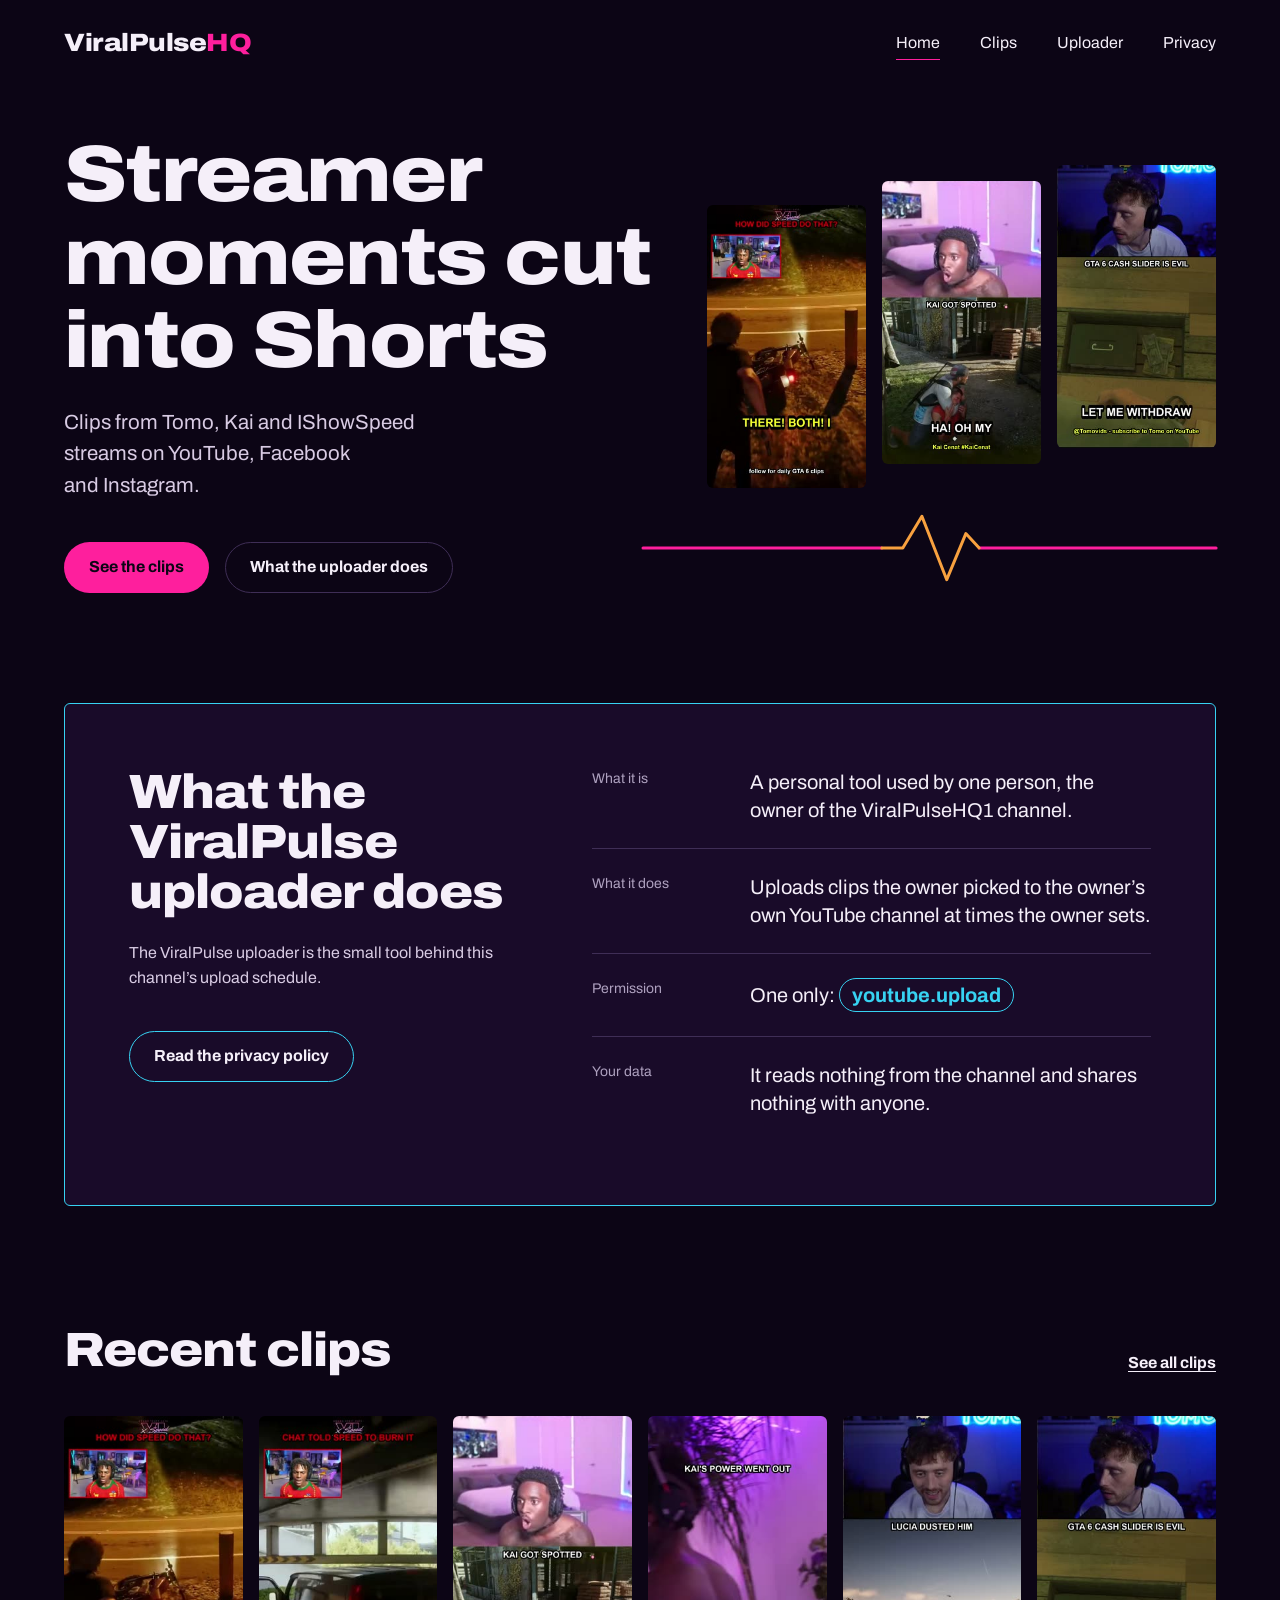
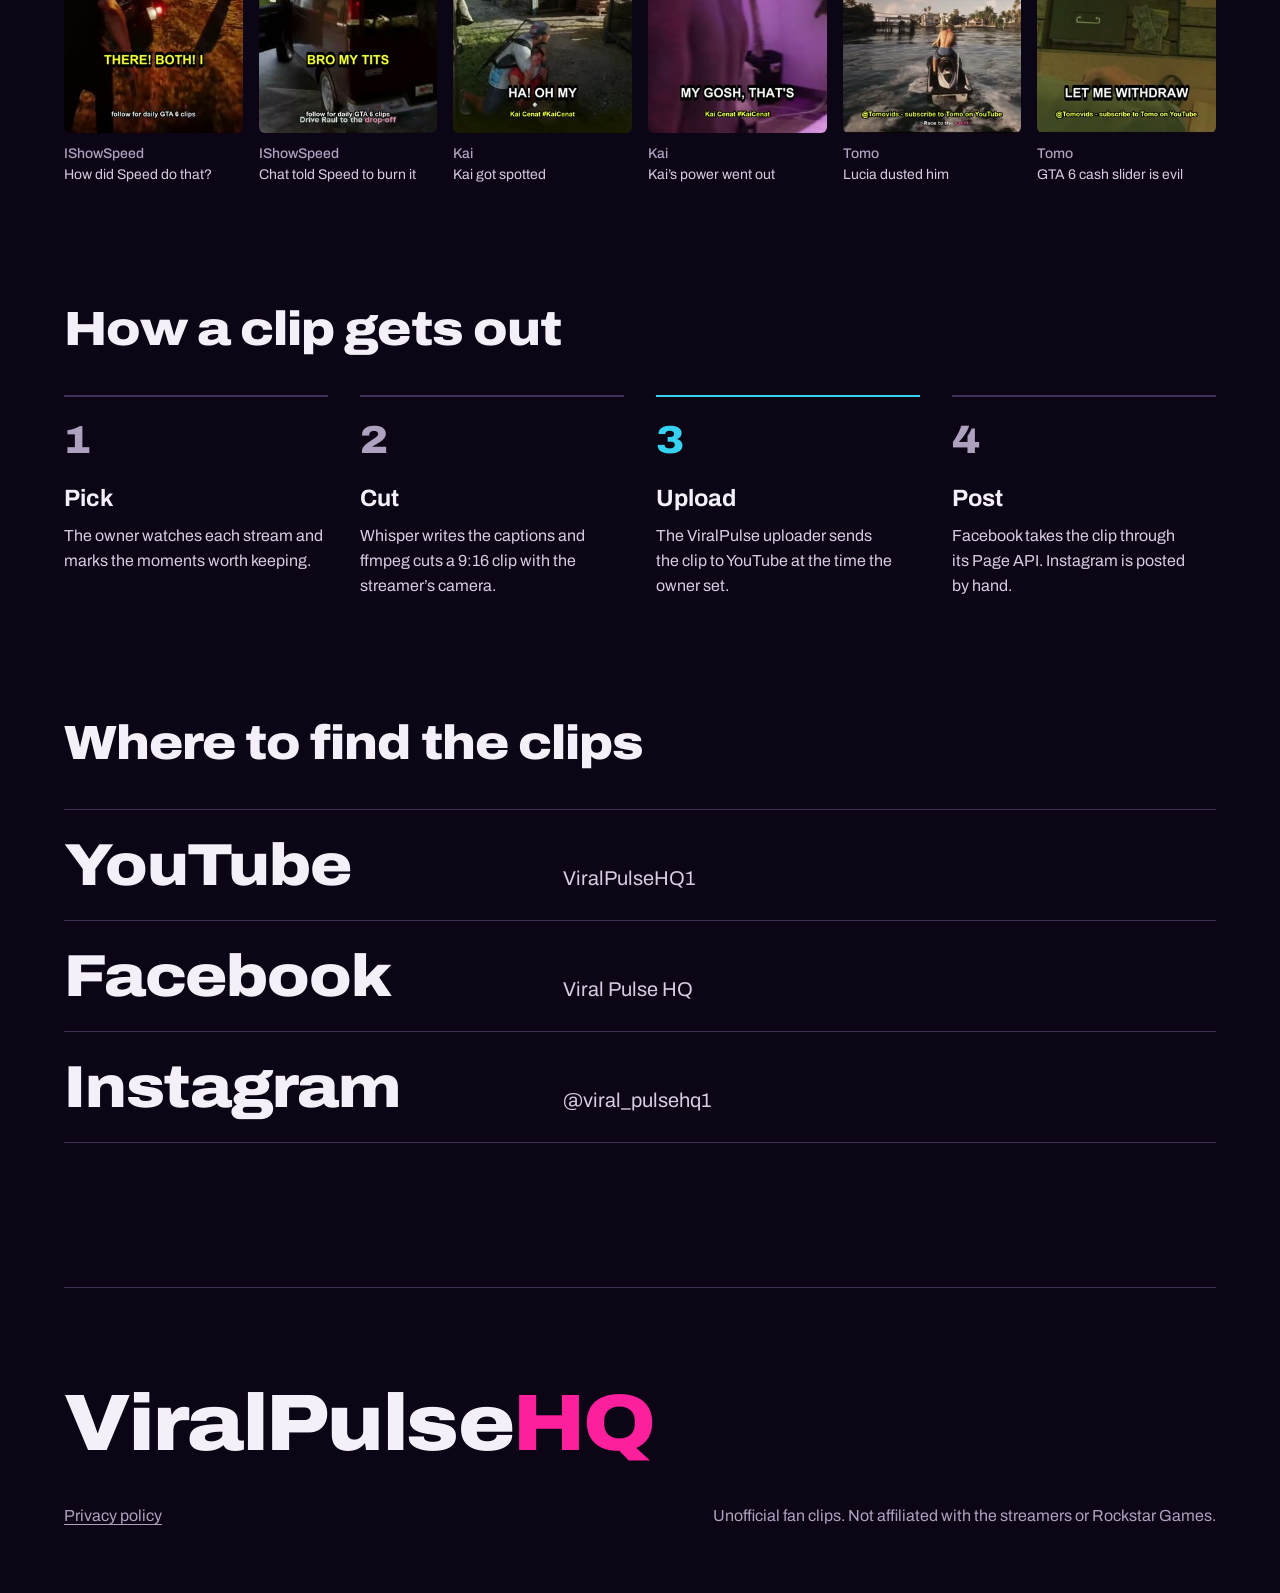
<file: site/index.html>
<!doctype html>
<html lang="en">
<head>
<meta charset="utf-8">
<meta name="viewport" content="width=device-width, initial-scale=1">
<title>ViralPulse HQ</title>
<meta name="description" content="ViralPulse HQ posts short clips of Tomo, Kai and IShowSpeed streams. This page also describes the ViralPulse uploader, the owner’s personal YouTube upload tool.">
<link rel="preconnect" href="https://fonts.googleapis.com">
<link rel="preconnect" href="https://fonts.gstatic.com" crossorigin>
<link rel="stylesheet" href="https://fonts.googleapis.com/css2?family=Archivo:wdth,wght@62..125,100..900&amp;display=swap">
<link rel="icon" href="favicon.png" type="image/png">
<link rel="stylesheet" href="style.css">
</head>
<body>
<div class="container">
  <nav class="nav" aria-label="Main">
    <a class="wordmark" href="/">ViralPulse<b>HQ</b></a>
    <ul>
      <li><a href="/" aria-current="page">Home</a></li>
      <li><a href="/clips.html">Clips</a></li>
      <li><a href="/#uploader">Uploader</a></li>
      <li><a href="/privacy.html">Privacy</a></li>
    </ul>
  </nav>

  <header class="hero">
    <div>
      <h1>Streamer moments cut into Shorts</h1>
      <p class="lede">Clips from Tomo, Kai and IShowSpeed streams on YouTube, Facebook and Instagram.</p>
      <div class="actions">
        <a class="btn btn--primary" href="/clips.html">See the clips</a>
        <a class="btn btn--secondary" href="#uploader">What the uploader does</a>
      </div>
    </div>
    <div class="reel">
      <svg class="pulse" viewBox="0 0 600 100" preserveAspectRatio="none" role="img" aria-label="The ViralPulse heartbeat line, from the logo">
        <path class="flat" pathLength="1" d="M0 50 H250 M352 50 H600"/>
        <path class="beat" pathLength="1" d="M250 50 L272 50 L292 6 L318 94 L338 30 L352 50"/>
      </svg>
      <figure><img class="clip" src="img/speed_3_lucky.jpg" width="270" height="480" alt="Frame from a clip: IShowSpeed pulls off a lucky move in GTA 6"></figure>
      <figure><img class="clip" src="img/kai_2_being_seen.jpg" width="270" height="480" alt="Frame from a clip: Kai gets spotted in GTA 6"></figure>
      <figure><img class="clip" src="img/tomo_4_cash_slider.jpg" width="270" height="480" alt="Frame from a clip: Tomo reacts to the GTA 6 cash slider"></figure>
    </div>
  </header>

  <section class="facts" id="uploader" aria-labelledby="uploader-title">
    <div class="panel">
      <div>
        <h2 id="uploader-title">What the ViralPulse uploader does</h2>
        <p>The ViralPulse uploader is the small tool behind this channel’s upload schedule.</p>
        <a class="btn btn--secondary" href="/privacy.html">Read the privacy policy</a>
      </div>
      <dl>
        <div><dt>What it is</dt><dd>A personal tool used by one person, the owner of the ViralPulseHQ1 channel.</dd></div>
        <div><dt>What it does</dt><dd>Uploads clips the owner picked to the owner’s own YouTube channel at times the owner sets.</dd></div>
        <div><dt>Permission</dt><dd>One only: <span class="scope">youtube.upload</span></dd></div>
        <div><dt>Your data</dt><dd>It reads nothing from the channel and shares nothing with anyone.</dd></div>
      </dl>
    </div>
  </section>

  <section aria-labelledby="clips-title">
    <div class="head">
      <h2 id="clips-title">Recent clips</h2>
      <a class="link" href="/clips.html">See all clips</a>
    </div>
    <ul class="grid">
      <li><figure><img class="clip" src="img/speed_3_lucky.jpg" width="270" height="480" alt="" loading="lazy"><figcaption><b>IShowSpeed</b>How did Speed do that?</figcaption></figure></li>
      <li><figure><img class="clip" src="img/speed_4_burn_car.jpg" width="270" height="480" alt="" loading="lazy"><figcaption><b>IShowSpeed</b>Chat told Speed to burn it</figcaption></figure></li>
      <li><figure><img class="clip" src="img/kai_2_being_seen.jpg" width="270" height="480" alt="" loading="lazy"><figcaption><b>Kai</b>Kai got spotted</figcaption></figure></li>
      <li><figure><img class="clip" src="img/kaip1_2_power_cut.jpg" width="270" height="480" alt="" loading="lazy"><figcaption><b>Kai</b>Kai’s power went out</figcaption></figure></li>
      <li><figure><img class="clip" src="img/tomo_2_jetski_race.jpg" width="270" height="480" alt="" loading="lazy"><figcaption><b>Tomo</b>Lucia dusted him</figcaption></figure></li>
      <li><figure><img class="clip" src="img/tomo_4_cash_slider.jpg" width="270" height="480" alt="" loading="lazy"><figcaption><b>Tomo</b>GTA 6 cash slider is evil</figcaption></figure></li>
    </ul>
  </section>

  <section aria-labelledby="flow-title">
    <div class="head"><h2 id="flow-title">How a clip gets out</h2></div>
    <ol class="steps">
      <li><h3>Pick</h3><p>The owner watches each stream and marks the moments worth keeping.</p></li>
      <li><h3>Cut</h3><p>Whisper writes the captions and ffmpeg cuts a 9:16 clip with the streamer’s camera.</p></li>
      <li class="uploader"><h3>Upload</h3><p>The ViralPulse uploader sends the clip to YouTube at the time the owner set.</p></li>
      <li><h3>Post</h3><p>Facebook takes the clip through its Page API. Instagram is posted by hand.</p></li>
    </ol>
  </section>

  <section aria-labelledby="find-title">
    <div class="head"><h2 id="find-title">Where to find the clips</h2></div>
    <ul class="find">
      <li><strong>YouTube</strong><span>ViralPulseHQ1</span></li>
      <li><strong>Facebook</strong><span>Viral Pulse HQ</span></li>
      <li><strong>Instagram</strong><span>@viral_pulsehq1</span></li>
    </ul>
  </section>

  <footer class="foot">
    <p class="big">ViralPulse<b>HQ</b></p>
    <div class="row">
      <a href="/privacy.html">Privacy policy</a>
      <p>Unofficial fan clips. Not affiliated with the streamers or Rockstar Games.</p>
    </div>
  </footer>
</div>
</body>
</html>
</file>
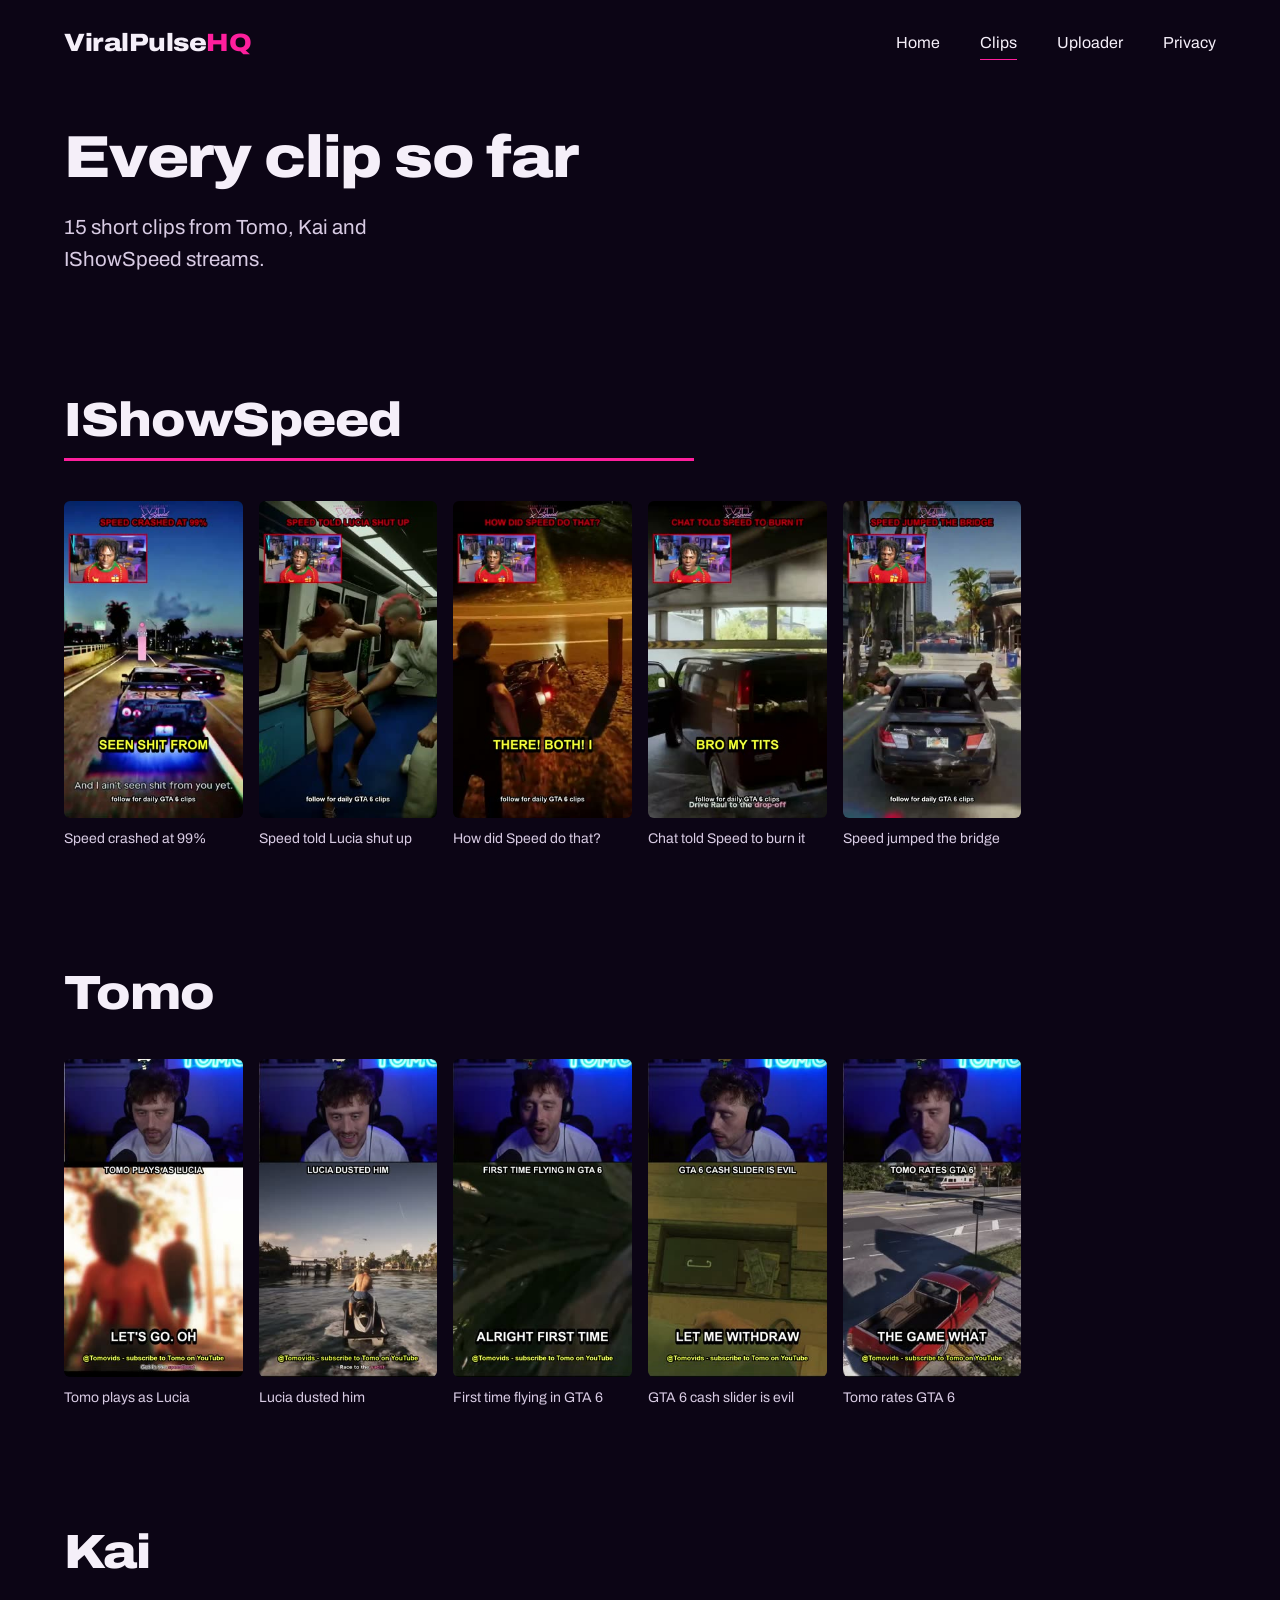
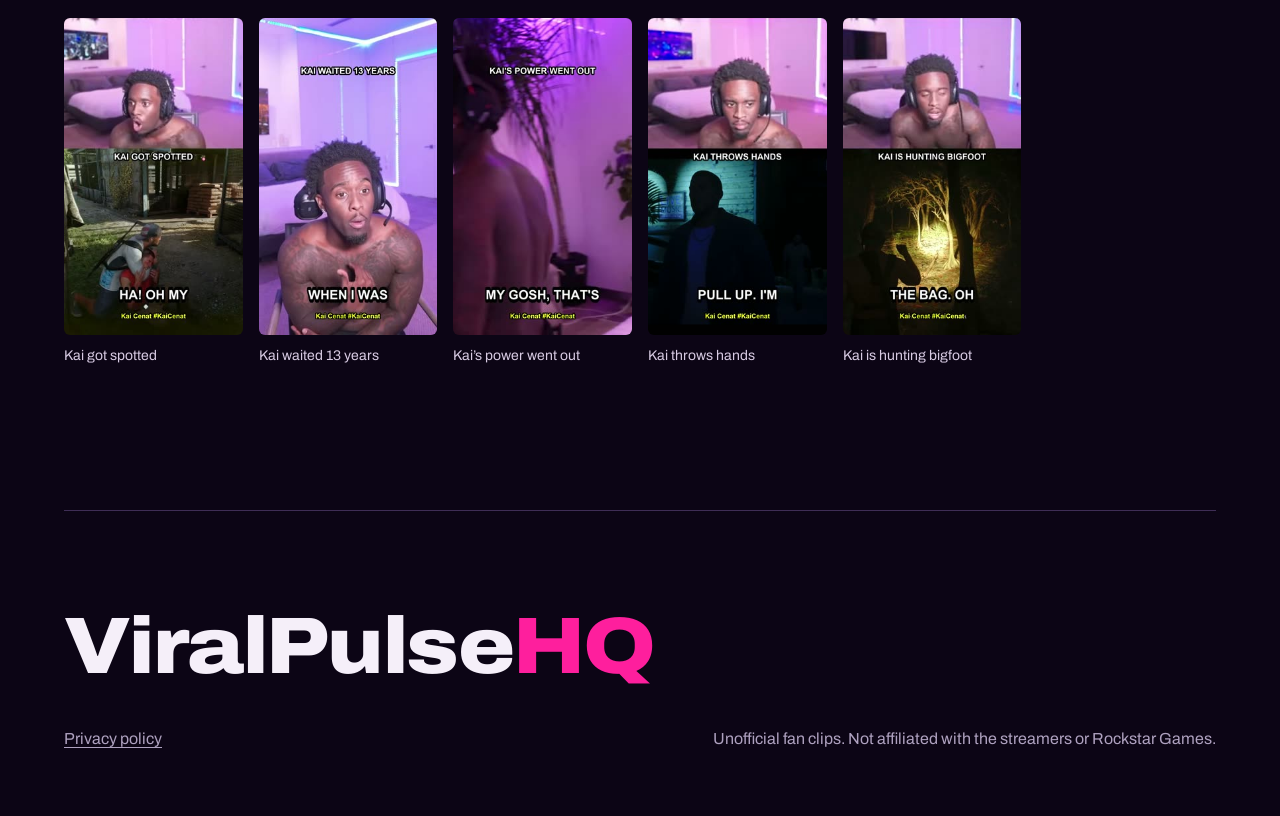
<file: site/clips.html>
<!doctype html>
<html lang="en">
<head>
<meta charset="utf-8">
<meta name="viewport" content="width=device-width, initial-scale=1">
<title>Clips - ViralPulse HQ</title>
<meta name="description" content="Every clip ViralPulse HQ has cut so far, grouped by streamer.">
<link rel="preconnect" href="https://fonts.googleapis.com">
<link rel="preconnect" href="https://fonts.gstatic.com" crossorigin>
<link rel="stylesheet" href="https://fonts.googleapis.com/css2?family=Archivo:wdth,wght@62..125,100..900&amp;display=swap">
<link rel="icon" href="favicon.png" type="image/png">
<link rel="stylesheet" href="style.css">
</head>
<body>
<div class="container">
  <nav class="nav" aria-label="Main">
    <a class="wordmark" href="/">ViralPulse<b>HQ</b></a>
<ul>
      <li><a href="/">Home</a></li>
      <li><a href="/clips.html" aria-current="page">Clips</a></li>
      <li><a href="/#uploader">Uploader</a></li>
      <li><a href="/privacy.html">Privacy</a></li>
    </ul>
  </nav>

  <header class="page-head">
    <h1>Every clip so far</h1>
    <p class="lede">15 short clips from Tomo, Kai and IShowSpeed streams.</p>
  </header>

  <section class="group priority" aria-labelledby="g-speed">
    <h2 id="g-speed">IShowSpeed</h2>
    <ul class="grid">
      <li><figure><img class="clip" src="img/speed_1_crash_99.jpg" width="270" height="480" alt="" loading="lazy"><figcaption>Speed crashed at 99%</figcaption></figure></li>
      <li><figure><img class="clip" src="img/speed_2_shut_up_lucia.jpg" width="270" height="480" alt="" loading="lazy"><figcaption>Speed told Lucia shut up</figcaption></figure></li>
      <li><figure><img class="clip" src="img/speed_3_lucky.jpg" width="270" height="480" alt="" loading="lazy"><figcaption>How did Speed do that?</figcaption></figure></li>
      <li><figure><img class="clip" src="img/speed_4_burn_car.jpg" width="270" height="480" alt="" loading="lazy"><figcaption>Chat told Speed to burn it</figcaption></figure></li>
      <li><figure><img class="clip" src="img/speed_5_bridge_jump.jpg" width="270" height="480" alt="" loading="lazy"><figcaption>Speed jumped the bridge</figcaption></figure></li>
    </ul>
  </section>

  <section class="group" aria-labelledby="g-tomo">
    <h2 id="g-tomo">Tomo</h2>
    <ul class="grid">
      <li><figure><img class="clip" src="img/tomo_1_lucia.jpg" width="270" height="480" alt="" loading="lazy"><figcaption>Tomo plays as Lucia</figcaption></figure></li>
      <li><figure><img class="clip" src="img/tomo_2_jetski_race.jpg" width="270" height="480" alt="" loading="lazy"><figcaption>Lucia dusted him</figcaption></figure></li>
      <li><figure><img class="clip" src="img/tomo_3_first_flight.jpg" width="270" height="480" alt="" loading="lazy"><figcaption>First time flying in GTA 6</figcaption></figure></li>
      <li><figure><img class="clip" src="img/tomo_4_cash_slider.jpg" width="270" height="480" alt="" loading="lazy"><figcaption>GTA 6 cash slider is evil</figcaption></figure></li>
      <li><figure><img class="clip" src="img/tomo_5_rating.jpg" width="270" height="480" alt="" loading="lazy"><figcaption>Tomo rates GTA 6</figcaption></figure></li>
    </ul>
  </section>

  <section class="group" aria-labelledby="g-kai">
    <h2 id="g-kai">Kai</h2>
    <ul class="grid">
      <li><figure><img class="clip" src="img/kai_2_being_seen.jpg" width="270" height="480" alt="" loading="lazy"><figcaption>Kai got spotted</figcaption></figure></li>
      <li><figure><img class="clip" src="img/kaip1_1_13_years.jpg" width="270" height="480" alt="" loading="lazy"><figcaption>Kai waited 13 years</figcaption></figure></li>
      <li><figure><img class="clip" src="img/kaip1_2_power_cut.jpg" width="270" height="480" alt="" loading="lazy"><figcaption>Kai’s power went out</figcaption></figure></li>
      <li><figure><img class="clip" src="img/kaip1_3_fight.jpg" width="270" height="480" alt="" loading="lazy"><figcaption>Kai throws hands</figcaption></figure></li>
      <li><figure><img class="clip" src="img/kaip1_4_bigfoot.jpg" width="270" height="480" alt="" loading="lazy"><figcaption>Kai is hunting bigfoot</figcaption></figure></li>
    </ul>
  </section>

  <footer class="foot">
    <p class="big">ViralPulse<b>HQ</b></p>
    <div class="row">
      <a href="/privacy.html">Privacy policy</a>
      <p>Unofficial fan clips. Not affiliated with the streamers or Rockstar Games.</p>
    </div>
  </footer>
</div>
</body>
</html>
</file>
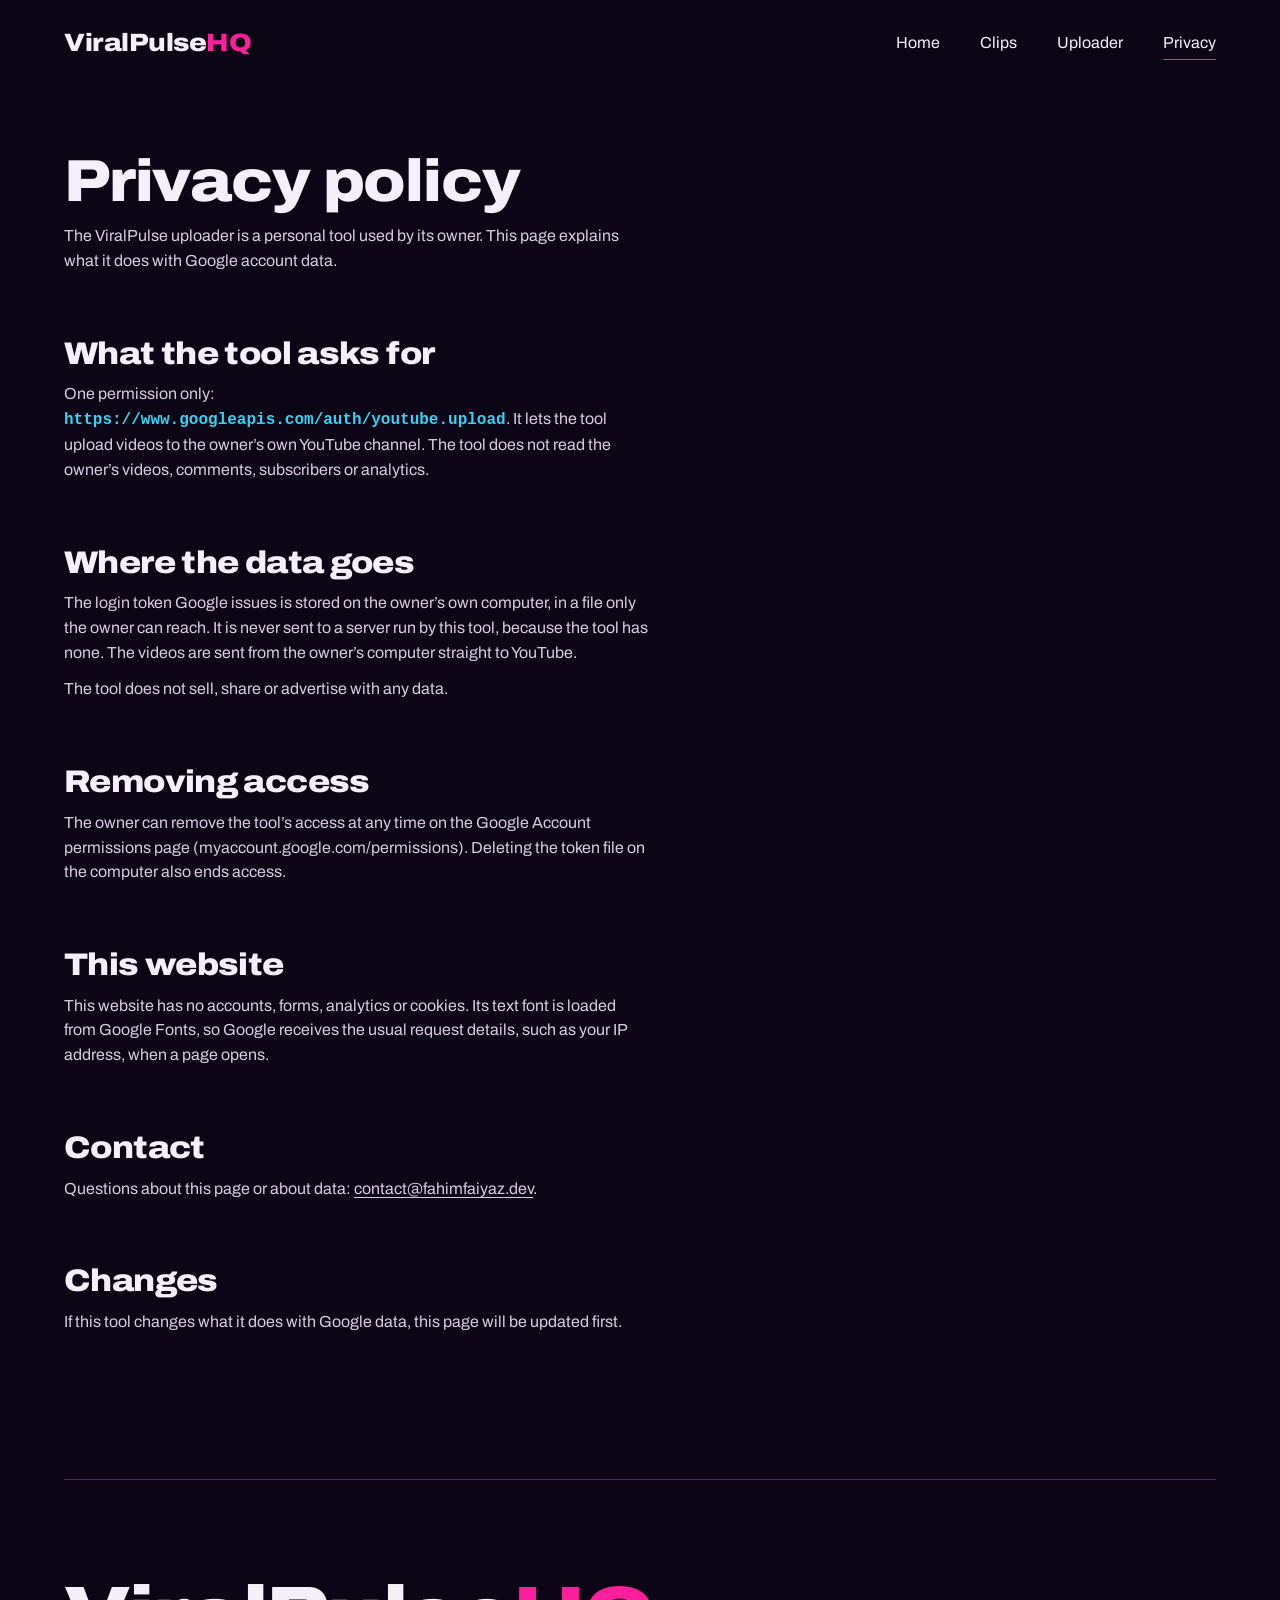
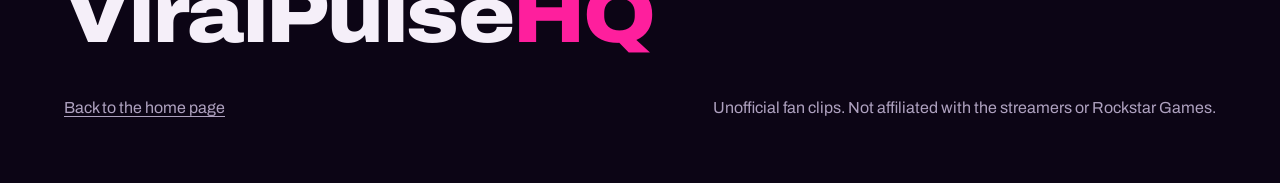
<file: site/privacy.html>
<!doctype html>
<html lang="en">
<head>
<meta charset="utf-8">
<meta name="viewport" content="width=device-width, initial-scale=1">
<title>Privacy policy - ViralPulse HQ</title>
<meta name="description" content="What the ViralPulse uploader does with Google account data, and what this website collects.">
<link rel="preconnect" href="https://fonts.googleapis.com">
<link rel="preconnect" href="https://fonts.gstatic.com" crossorigin>
<link rel="stylesheet" href="https://fonts.googleapis.com/css2?family=Archivo:wdth,wght@62..125,100..900&amp;display=swap">
<link rel="icon" href="favicon.png" type="image/png">
<link rel="stylesheet" href="style.css">
</head>
<body>
<div class="container">
  <nav class="nav" aria-label="Main">
    <a class="wordmark" href="/">ViralPulse<b>HQ</b></a>
    <ul>
      <li><a href="/">Home</a></li>
      <li><a href="/clips.html">Clips</a></li>
      <li><a href="/#uploader">Uploader</a></li>
      <li><a href="/privacy.html" aria-current="page">Privacy</a></li>
    </ul>
  </nav>

  <main class="prose">
    <h1>Privacy policy</h1>
    <p>The ViralPulse uploader is a personal tool used by its owner. This page explains what it does with Google account data.</p>

    <h2>What the tool asks for</h2>
    <p>One permission only: <code>https://www.googleapis.com/auth/youtube.upload</code>. It lets the tool upload videos to the owner’s own YouTube channel. The tool does not read the owner’s videos, comments, subscribers or analytics.</p>

    <h2>Where the data goes</h2>
    <p>The login token Google issues is stored on the owner’s own computer, in a file only the owner can reach. It is never sent to a server run by this tool, because the tool has none. The videos are sent from the owner’s computer straight to YouTube.</p>
    <p>The tool does not sell, share or advertise with any data.</p>

    <h2>Removing access</h2>
    <p>The owner can remove the tool’s access at any time on the Google Account permissions page (myaccount.google.com/permissions). Deleting the token file on the computer also ends access.</p>

    <h2>This website</h2>
    <p>This website has no accounts, forms, analytics or cookies. Its text font is loaded from Google Fonts, so Google receives the usual request details, such as your IP address, when a page opens.</p>

    <h2>Contact</h2>
    <p>Questions about this page or about data: <a href="mailto:contact@fahimfaiyaz.dev">contact@fahimfaiyaz.dev</a>.</p>

    <h2>Changes</h2>
    <p>If this tool changes what it does with Google data, this page will be updated first.</p>
  </main>

  <footer class="foot">
    <p class="big">ViralPulse<b>HQ</b></p>
    <div class="row">
      <a href="/">Back to the home page</a>
      <p>Unofficial fan clips. Not affiliated with the streamers or Rockstar Games.</p>
    </div>
  </footer>
</div>
</body>
</html>
</file>
<file: site/style.css>
/* Hallmark · shape: Pulse line over a clip reel, then one plain fact panel · genre: atmospheric · theme: custom · job: visit · idea: "The heartbeat from the logo is the page: a line that spikes once where a clip goes out, over frames of the real clips." · vibe: "night city, one pulse, plain facts"
 * paper: oklch(14% 0.035 305) · accent: oklch(66% 0.26 354) · display: Archivo (expanded 850) · body: Archivo (normal width) · hero: text left on a settled column, three real clip frames stepped along a pulse line on the right · nav: wordmark left, two plain links right, no button · footer: a large wordmark over one privacy link and one disclaimer line · imagery: real clip frames from the owner's library · signature: the pulse line that spikes once, in the one orange of the page, where the upload happens
 * axes: dark/grotesk-heavy/chromatic-magenta · posture: restrained · contrast: pass · fold: pass · v2.0.0 */
/* Hallmark · pre-emit critique: P4 H4 E4 S4 R4 V4 · weakest: S, a clip strip could belong to any clips channel; tied the line's one spike to the uploader step and the fact panel so the page is about this tool */
@import url("./tokens.css");
@import url("./base.css");

body { background: var(--color-paper); }
h1, h2 { font-weight: var(--display-weight); font-stretch: var(--display-stretch); letter-spacing: var(--tracking-display); line-height: 1.04; }
h3 { font-weight: 700; font-size: var(--text-title); line-height: 1.2; }
a:hover { text-decoration-color: var(--color-accent); }

.nav { display: flex; align-items: center; justify-content: space-between; gap: var(--space-lg); padding-block: var(--space-lg); }
.wordmark { font-family: var(--font-display); font-weight: var(--display-weight); font-stretch: var(--display-stretch); font-size: var(--text-xl); letter-spacing: var(--tracking-display); text-decoration: none; }
.wordmark b { color: var(--color-accent); font-weight: inherit; }
.nav ul { display: flex; gap: var(--space-xl); list-style: none; margin: 0; padding: 0; }
.nav a:not(.wordmark) { text-decoration: none; padding-block: var(--space-xs); border-bottom: var(--rule-hair) solid transparent; transition: border-color var(--dur-short) var(--ease-out); }
.nav a:not(.wordmark):hover, .nav a[aria-current] { border-color: var(--color-accent); }

.hero { display: grid; grid-template-columns: minmax(0, 6fr) minmax(0, 5fr); gap: var(--gap-columns); align-items: center; padding-block: var(--space-xl) var(--space-2xl); min-height: min(36rem, 70svh); }
.hero h1 { font-size: var(--text-display); max-width: 11ch; }
.lede { font-size: var(--text-lead); color: var(--color-ink-2); max-width: 32ch; margin-top: var(--space-lg); }
.actions { display: flex; flex-wrap: wrap; gap: var(--space-md); margin-top: var(--space-xl); }
.btn { display: inline-block; border: var(--rule-hair) solid transparent; border-radius: var(--radius-pill); padding: var(--space-sm) var(--space-lg); font-weight: 700; text-decoration: none; transition: background-color var(--dur-short) var(--ease-out), border-color var(--dur-short) var(--ease-out); }
.btn--primary { background: var(--color-accent); color: var(--color-accent-ink); }
.btn--primary:hover { background: var(--color-accent-hover); }
.btn--secondary { border-color: var(--color-rule); color: var(--color-ink); }
.btn--secondary:hover { background: var(--color-paper-2); border-color: var(--color-muted); }
.btn:active { transform: translateY(1px); }

.reel { position: relative; display: grid; grid-template-columns: repeat(3, minmax(0, 1fr)); gap: var(--space-md); align-items: start; padding-block: var(--space-lg) var(--space-3xl); }
.reel figure:nth-child(2) { margin-top: var(--space-xl); }
.reel figure:nth-child(3) { margin-top: var(--space-md); }
.reel .pulse { position: absolute; inset-inline: calc(var(--gutter) * -1) 0; bottom: 0; width: calc(100% + var(--gutter)); height: 72px; z-index: 0; overflow: visible; }
.reel figure { position: relative; z-index: 1; margin: 0; }
.clip { aspect-ratio: 9 / 16; width: 100%; object-fit: cover; border-radius: var(--radius-card); background: var(--color-paper-2); }
.pulse path { fill: none; stroke-width: 3; stroke-linejoin: round; stroke-linecap: round; vector-effect: non-scaling-stroke; }
.pulse .flat { stroke: var(--color-accent); stroke-dasharray: 1; stroke-dashoffset: 0; animation: draw 1.8s var(--ease-out) both; }
.pulse .beat { stroke: var(--color-spike); stroke-dasharray: 1; stroke-dashoffset: 0; animation: draw 0.5s var(--ease-out) 1.2s both; }
@keyframes draw { from { stroke-dashoffset: 1; } }

section { padding-block: var(--section-gap-s) 0; }
section h2 { font-size: var(--text-section); max-width: 18ch; }
.head { display: flex; flex-wrap: wrap; align-items: end; justify-content: space-between; gap: var(--space-lg); margin-bottom: var(--space-xl); }
.head h2 { margin: 0; }

.facts { padding-block: var(--space-xl) 0; }
.panel { color: var(--color-ink); display: grid; grid-template-columns: minmax(0, 5fr) minmax(0, 7fr); gap: var(--space-2xl); padding: var(--space-2xl); background: var(--color-paper-2); border: var(--rule-hair) solid var(--color-signal); border-radius: var(--radius-card); }
.panel p { margin-top: var(--space-lg); color: var(--color-ink-2); }
.panel .btn { margin-top: var(--space-xl); border-color: var(--color-signal); color: var(--color-ink); }
.panel .btn:hover { background: var(--color-paper-3); }
dl { margin: 0; display: grid; }
dl > div { display: grid; grid-template-columns: minmax(0, 1fr) minmax(0, 3fr); gap: var(--space-lg); padding-block: var(--space-lg); border-top: var(--rule-hair) solid var(--color-rule); }
dl > div:first-child { border-top: 0; padding-top: 0; }
dt { color: var(--color-muted); font-size: var(--text-sm); }
dd { margin: 0; font-size: var(--text-lg); line-height: 1.4; }
.scope { display: inline-block; border: var(--rule-hair) solid var(--color-signal); border-radius: var(--radius-pill); padding: var(--space-3xs) var(--space-sm); font-weight: 700; color: var(--color-signal); }

.grid { display: grid; grid-template-columns: repeat(6, minmax(0, 1fr)); gap: var(--space-lg) var(--space-md); list-style: none; margin: 0; padding: 0; }
.grid figure { margin: 0; }
.grid figcaption { margin-top: var(--space-sm); font-size: var(--text-sm); color: var(--color-ink-2); line-height: 1.35; }
.grid figcaption b { display: block; color: var(--color-muted); font-weight: 500; margin-bottom: var(--space-3xs); }
.grid img { transition: transform var(--dur-short) var(--ease-out); }
.grid figure:hover img { transform: translateY(-4px); }
.link { font-weight: 700; }

.steps { display: grid; grid-template-columns: repeat(4, minmax(0, 1fr)); gap: var(--gap-columns); list-style: none; margin: 0; padding: 0; counter-reset: step; }
.steps li { counter-increment: step; padding-top: var(--space-lg); border-top: 2px solid var(--color-rule); }
.steps li::before { content: counter(step); display: block; font-family: var(--font-display); font-weight: var(--display-weight); font-stretch: var(--display-stretch); font-size: var(--text-3xl); line-height: 1; margin-bottom: var(--space-lg); color: var(--color-muted); }
.steps li p { margin-top: var(--space-sm); color: var(--color-ink-2); }
.steps li.uploader { border-color: var(--color-signal); }
.steps li.uploader::before { color: var(--color-signal); }

.find { list-style: none; margin: 0; padding: 0; }
.find li { display: grid; grid-template-columns: minmax(0, 5fr) minmax(0, 7fr); gap: var(--gap-columns); align-items: baseline; padding-block: var(--space-lg); border-top: var(--rule-hair) solid var(--color-rule); }
.find li:last-child { border-bottom: var(--rule-hair) solid var(--color-rule); }
.find strong { font-family: var(--font-display); font-weight: var(--display-weight); font-stretch: var(--display-stretch); font-size: var(--text-display-s); line-height: 1.05; letter-spacing: var(--tracking-display); }
.find span { color: var(--color-ink-2); font-size: var(--text-lg); }

.page-head { padding-block: var(--space-xl) 0; }
.page-head h1 { font-size: var(--text-display-s); }
.group { padding-block: var(--section-gap-s) 0; }
.group h2 { font-size: var(--text-section); margin-bottom: var(--space-xl); }
.group.priority h2 { border-bottom: 3px solid var(--color-accent); padding-bottom: var(--space-sm); }

.prose { max-width: 65ch; padding-block: var(--space-2xl) 0; }
.prose h2 { font-size: var(--text-2xl); max-width: none; margin-top: var(--space-2xl); margin-bottom: var(--space-sm); }
.prose h1 { font-size: var(--text-display-s); }
.prose p { margin-top: var(--space-sm); color: var(--color-ink-2); }
.prose code { color: var(--color-signal); font-weight: 700; }

.foot { margin-top: var(--section-gap); padding-block: var(--space-3xl) var(--space-2xl); border-top: var(--rule-hair) solid var(--color-rule); }
.foot .big { font-family: var(--font-display); font-weight: var(--display-weight); font-stretch: var(--display-stretch); font-size: var(--text-display); line-height: 1; letter-spacing: var(--tracking-display); }
.foot .big b { color: var(--color-accent); font-weight: inherit; }
.foot .row { display: flex; flex-wrap: wrap; justify-content: space-between; gap: var(--space-lg); margin-top: var(--space-xl); color: var(--color-muted); }

@media (max-width: 60rem) {
  .hero, .panel, .find li { grid-template-columns: minmax(0, 1fr); }
  .panel { padding: var(--space-xl); gap: var(--space-xl); }
  .grid { grid-template-columns: repeat(3, minmax(0, 1fr)); }
  .steps { grid-template-columns: repeat(2, minmax(0, 1fr)); }
}
@media (max-width: 40rem) {
  .nav ul { gap: var(--space-lg); }
  .panel { padding: var(--space-lg); }
  .grid { grid-template-columns: repeat(2, minmax(0, 1fr)); }
  .steps { grid-template-columns: minmax(0, 1fr); }
  dl > div { grid-template-columns: minmax(0, 1fr); gap: var(--space-xs); }
}
@media (min-width: 1700px) { :root { --gutter: 120px; } }
</file>
